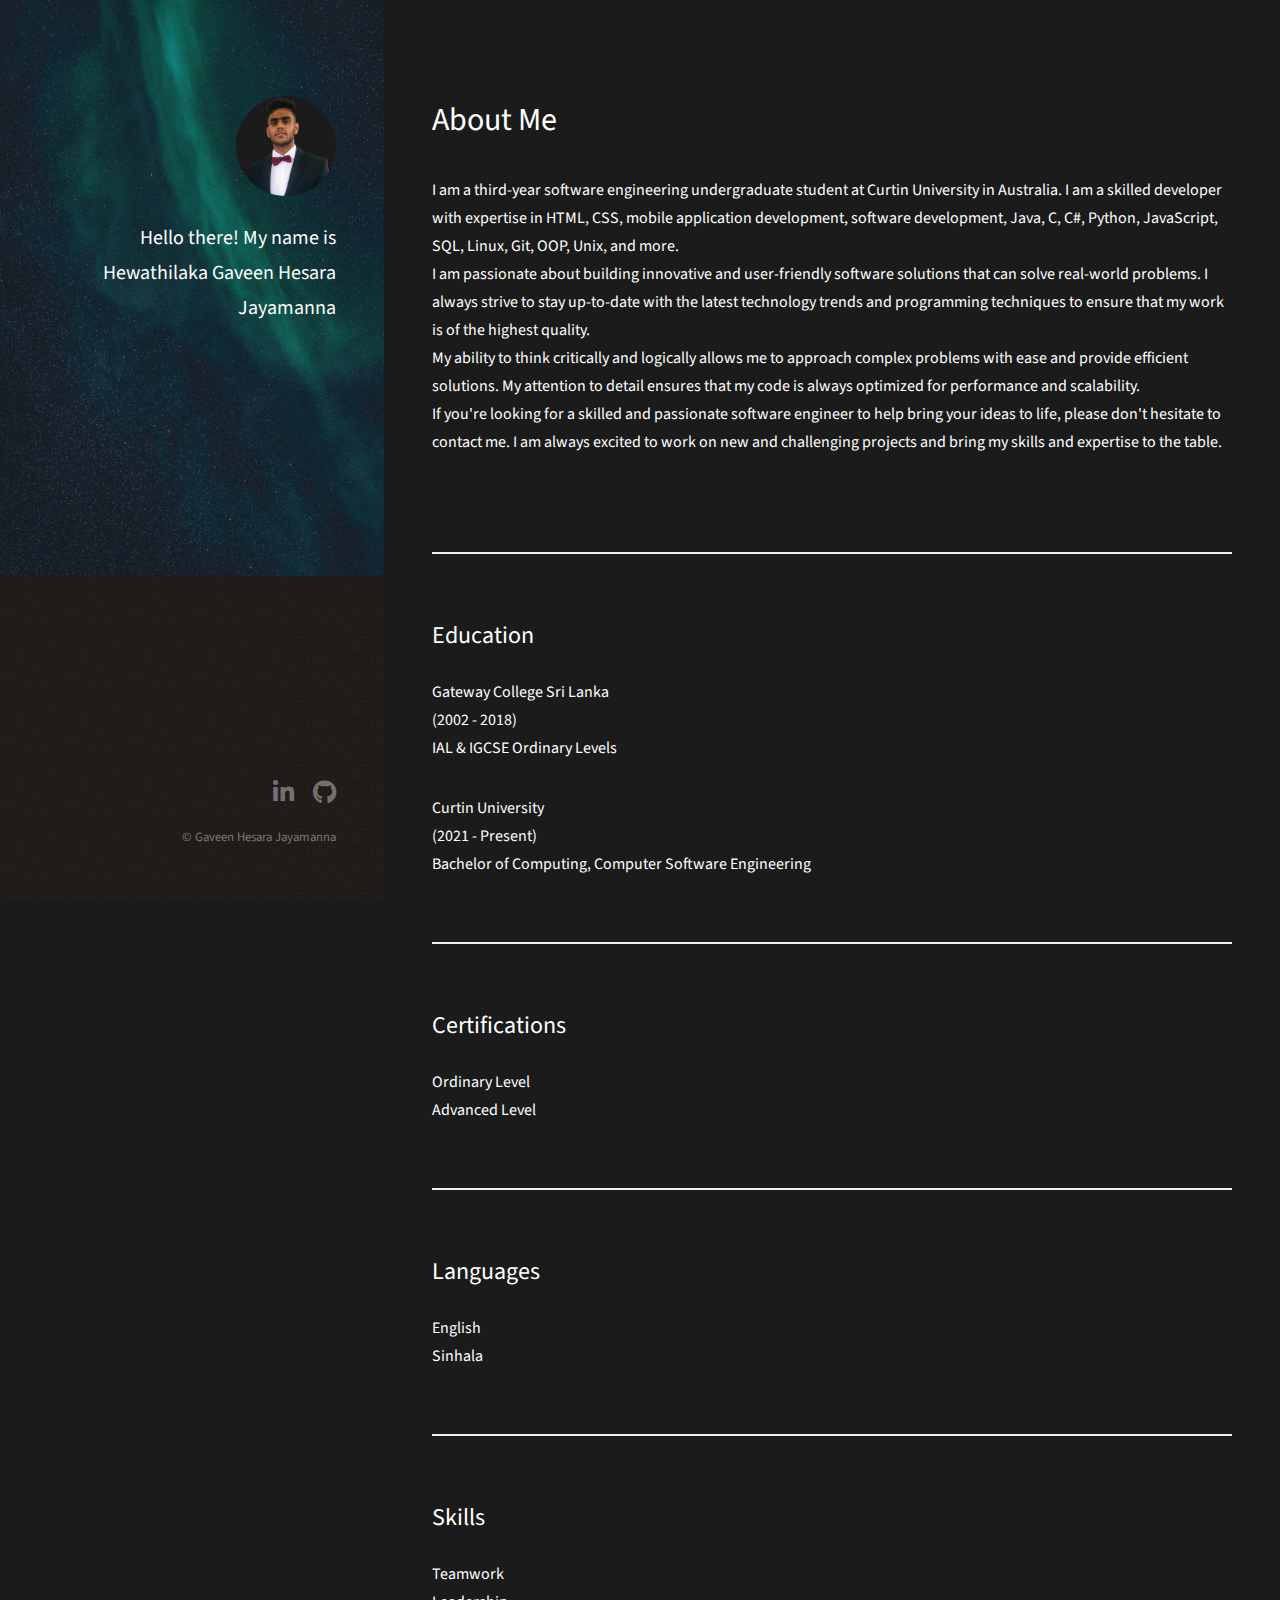
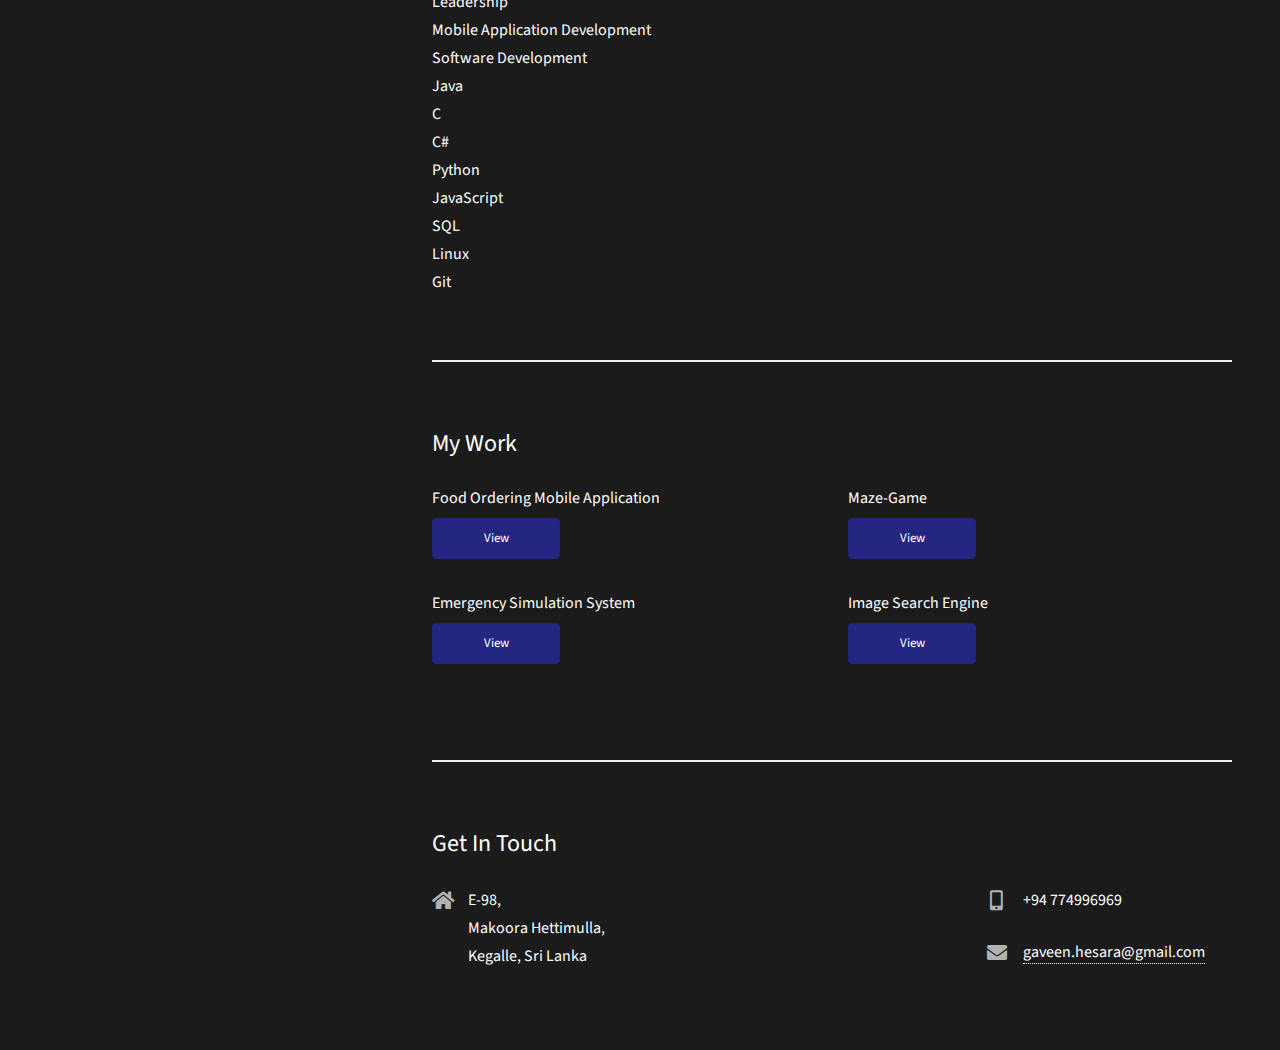
<file: index.html>
<!DOCTYPE HTML>



<html>
	<head>
		<title>Gaveen Hesara Jayamanna</title>
		<meta charset="utf-8" />
		<meta name="viewport" content="width=device-width, initial-scale=1, user-scalable=no" />
		<link rel="stylesheet" href="assets/css/main.css" />
	</head>
	<body class="is-preload">

		<!-- Header -->
			<header id="header">
				<div class="inner">
					<a href="#" class="image avatar"><img src="images/profilepic.png" alt="" /></a>
					<h1><strong>Hello there! My name is Hewathilaka Gaveen Hesara Jayamanna</strong>
				</div>
			</header>

		<!-- Main -->
			<div id="main">

				<!-- One -->
					<section id="one">
						<header class="major">
							<h1>About Me</h1>
						</header>
						<p>I am a third-year software engineering undergraduate student at Curtin University in Australia. I am a skilled developer with expertise in HTML, CSS, mobile application development, software development, Java, C, C#, Python, JavaScript, SQL, Linux, Git, OOP, Unix, and more.<br />
							I am passionate about building innovative and user-friendly software solutions that can solve real-world problems. I always strive to stay up-to-date with the latest technology trends and programming techniques to ensure that my work is of the highest quality.<br />
							My ability to think critically and logically allows me to approach complex problems with ease and provide efficient solutions. My attention to detail ensures that my code is always optimized for performance and scalability.<br />
							If you're looking for a skilled and passionate software engineer to help bring your ideas to life, please don't hesitate to contact me. I am always excited to work on new and challenging projects and bring my skills and expertise to the table. 
							</p>
						<ul class="actions">
						</ul>
					</section>

				<!-- Two -->
				<section id="two">
					<h2>Education</h2>
					<p>
						Gateway College Sri Lanka<br />
						(2002 - 2018)<br />
						IAL & IGCSE Ordinary Levels<br />
					</p>

					<p>
						Curtin University<br />
						(2021 - Present)<br />
						Bachelor of Computing, Computer Software Engineering<br />
					</p>
				</section>
				
				<!-- Three -->
				<section id="three">
					<h2>Certifications</h2>
					<p>
						Ordinary Level<br/>
						Advanced Level
					</p>
				</section>
				
				<!-- Four -->
				<section id="four">
					<h2>Languages</h2>
					<p>
						English<br/>
						Sinhala
					</p>
				</section>
				
				<!-- Five -->
				<section id="five">
					<h2>Skills</h2>
					<p>
						Teamwork<br/>
						Leadership<br/>
						Mobile Application Development<br/>
						Software Development<br/>
						Java<br/>
						C<br/>
						C#<br/>
						Python<br/>
						JavaScript<br/>
						SQL<br/>
						Linux<br/>
						Git
					</p>
				</section>	

				<!-- Two -->
					<section id="two">
						<h2>My Work</h2>
						<div class="row">
							<article class="col-6 col-12-xsmall work-item">
								<h3>Food Ordering Mobile Application </h3>
								<a href="mobileApp.html" class="button primary small">View</a>
							</article>
							<article class="col-6 col-12-xsmall work-item">
								<h3>Maze-Game </h3>
								<a href="mazeGame.html" class="button primary small">View</a>
							</article>
							<article class="col-6 col-12-xsmall work-item">
								<h3>Emergency Simulation System </h3>
								<a href="emergencySimulationSystem.html" class="button primary small">View</a>
							</article>
							<article class="col-6 col-12-xsmall work-item">
								<h3>Image Search Engine </h3>
								<a href="imageSearchEngine.html" class="button primary small">View</a>
							</article>
					</section>

				<!-- Three -->
					<section id="three">
						<h2>Get In Touch</h2>
						<div class="row">
							<div class="col-8 col-12-small">
								<ul class="labeled-icons">
									<li>
										<h3 class="icon solid fa-home"><span class="label">Address</span></h3>
										E-98,<br />
										Makoora Hettimulla,<br />
										Kegalle, Sri Lanka
									</li>
								</ul>
							</div>
							<div class="col-4 col-12-small">
								<ul class="labeled-icons">
									<li>
										<h3 class="icon solid fa-mobile-alt"><span class="label">Phone</span></h3>
										+94 774996969
									</li>
									<li>
										<h3 class="icon solid fa-envelope"><span class="label">Email</span></h3>
										<a href="#">gaveen.hesara@gmail.com</a>
									</li>
								</ul>
							</div>
						</div>
					</section>
			</div>

		<!-- Footer -->
			<footer id="footer">
				<div class="inner">
					<ul class="icons">
						<li><a href="https://www.linkedin.com/in/gaveen-hesara-jayamanna-0290a7205" class="icon brands fa-linkedin-in"><span class="label">LinkedIn</span></a></li>
						<li><a href="https://www.github.com/Gavsh96" class="icon brands fa-github"><span class="label">Github</span></a></li>
					</ul>
					<ul class="copyright">
						<li>&copy; Gaveen Hesara Jayamanna</li>
					</ul>
				</div>
			</footer>

		<!-- Scripts -->
			<script src="assets/js/jquery.min.js"></script>
			<script src="assets/js/jquery.poptrox.min.js"></script>
			<script src="assets/js/browser.min.js"></script>
			<script src="assets/js/breakpoints.min.js"></script>
			<script src="assets/js/util.js"></script>
			<script src="assets/js/main.js"></script>

	</body>
</html>
</file>
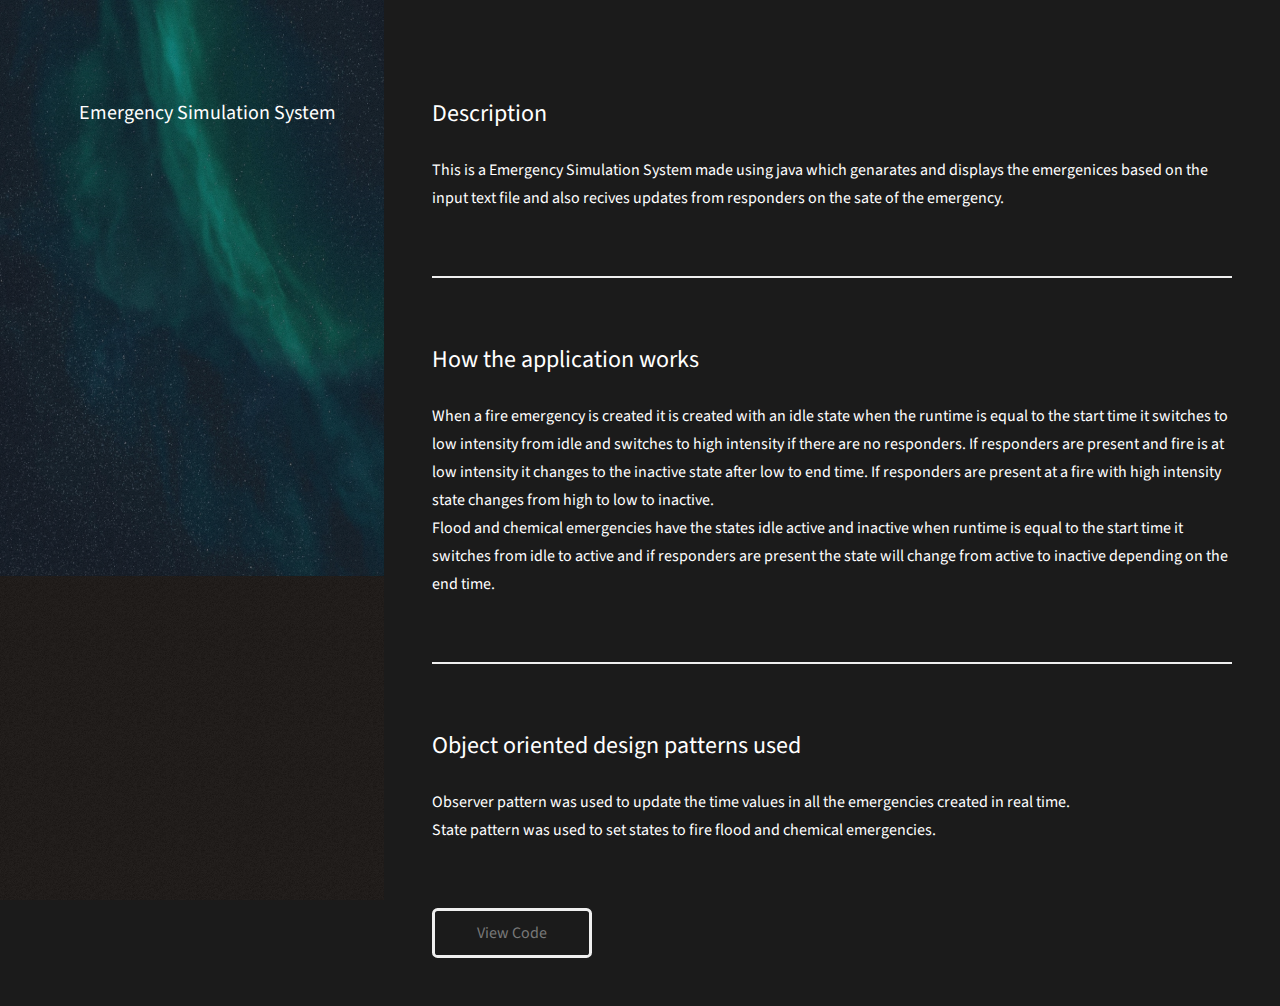
<file: emergencySimulationSystem.html>
<!DOCTYPE HTML>

<html>
	<head>
		<title>Emergency-Simulation-System</title>
		<meta charset="utf-8" />
		<meta name="viewport" content="width=device-width, initial-scale=1, user-scalable=no" />
		<link rel="stylesheet" href="assets/css/main.css" />
	</head>
	<body class="is-preload">
		<header id="header">
			<div class="inner">
				<h1><strong>Emergency Simulation System</strong>
			</div>
		</header>

		<div id="main">

				<section id="one">
					<h2>Description</h2>
					<p>
						This is a Emergency Simulation System made using java 
						which genarates and displays the emergenices based on 
						the input text file and also recives updates from responders 
						on the sate of the emergency.
					</p>
				</section>

				<section id="two">
					<h2>How the application works</h2>
					<p> 
						When a fire emergency is created it is created with an idle state when the 
						runtime is equal to the start time it switches to low intensity from idle 
						and switches to high intensity if there are no responders. If responders are present 
						and fire is at low intensity it changes to the inactive state after low to end time. 
						If responders are present at a fire with high intensity state changes from high to low to inactive.<br/>

						Flood and chemical emergencies have the states idle active and inactive when runtime is equal to the 
						start time it switches from idle to active and if responders are present the state will change from 
						active to inactive depending on the end time.

					</p>
				</section>

				<section id="three">
					<h2>Object oriented design patterns used</h2>
						<p>
							Observer pattern was used to update the time values in all the emergencies created in real time.<br/>

							State pattern was used to set states to fire flood and chemical emergencies.
						</p>
					<ul class="actions">
					</ul>
				</section>

				<a href="https://github.com/Gavsh96/Emergency-Simulation-System" class="button">View Code</a>

		</div>
		
		<footer id="footer">
			<div class="inner">
				
			</div>
		</footer>

		
	</body>

</html>
</file>
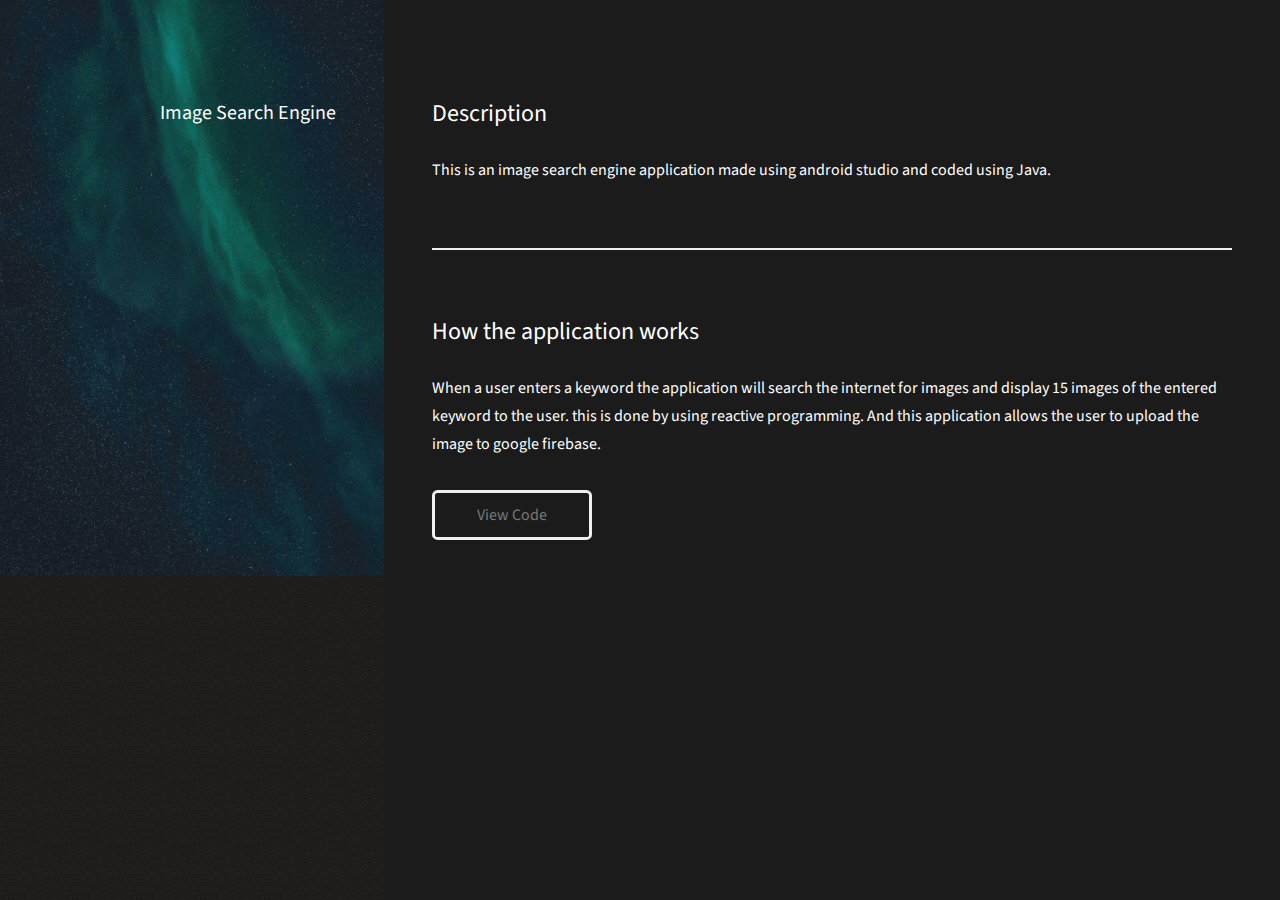
<file: imageSearchEngine.html>
<!DOCTYPE HTML>

<html>
	<head>
		<title>Image-Search-Engine</title>
		<meta charset="utf-8" />
		<meta name="viewport" content="width=device-width, initial-scale=1, user-scalable=no" />
		<link rel="stylesheet" href="assets/css/main.css" />
	</head>
	<body class="is-preload">
		<header id="header">
			<div class="inner">
				<h1><strong>Image Search Engine</strong>
			</div>
		</header>

		<div id="main">

				<section id="one">
					<h2>Description</h2>
					<p>
						This is an image search engine application made using android studio and coded using Java.
					</p>
				</section>

				<section id="two">
					<h2>How the application works</h2>
					<p> 
						When a user enters a keyword the application will search the internet for images and display 15 images of the entered keyword to the user. 
						this is done by using reactive programming. And this application allows the user to upload the image to google firebase.
					</p>
				</section>

				<a href="https://github.com/Gavsh96/Image-Search-Engine" class="button">View Code</a>

		</div>
		
		<footer id="footer">
			<div class="inner">
				
			</div>
		</footer>

		
	</body>

</html>
</file>
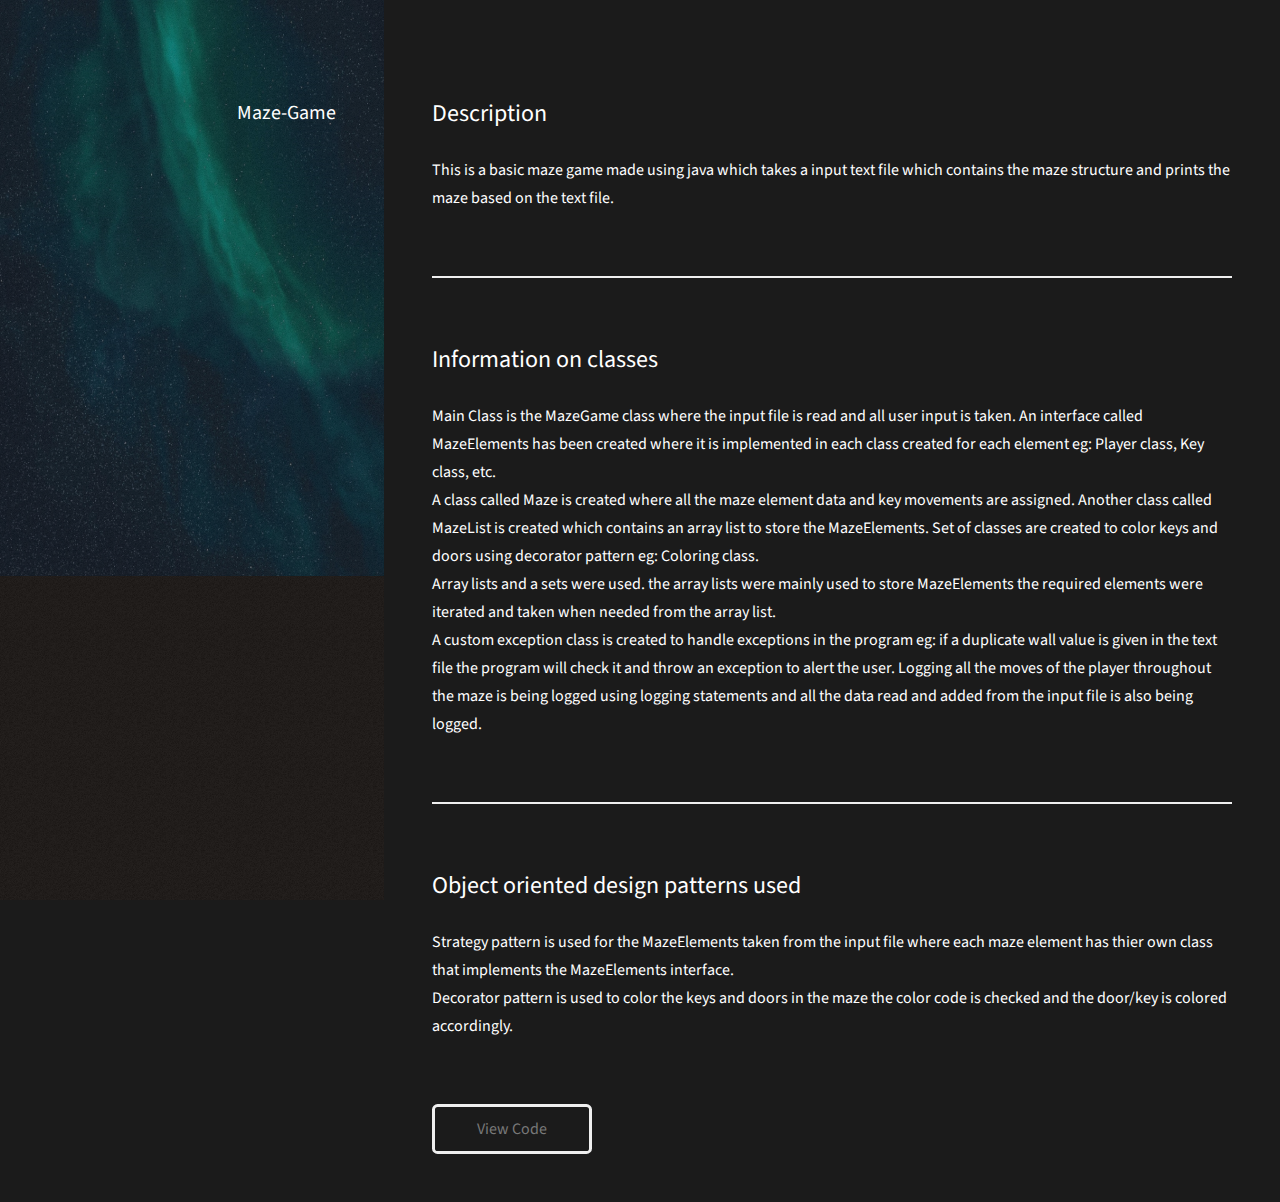
<file: mazeGame.html>
<!DOCTYPE HTML>

<html>
	<head>
		<title>Maze-Game</title>
		<meta charset="utf-8" />
		<meta name="viewport" content="width=device-width, initial-scale=1, user-scalable=no" />
		<link rel="stylesheet" href="assets/css/main.css" />
	</head>
	<body class="is-preload">
		<header id="header">
			<div class="inner">
				<h1><strong>Maze-Game</strong>
			</div>
		</header>

		<div id="main">

				<section id="one">
					<h2>Description</h2>
					<p>
						This is a basic maze game made using java which takes a input text file which
						contains the maze structure and prints the maze based on the text file.
					</p>
				</section>
				
				<section id="two">
					<h2>Information on classes</h2>
						<p>
							Main Class is the MazeGame class where the input file is read and all user input is taken.
							An interface called MazeElements has been created where it is implemented in each class created for each element 
							eg: Player class, Key class, etc.<br />

							A class called Maze is created where all the maze element data and key movements are assigned.  
							Another class called MazeList is created which contains an array list to store the MazeElements.
							Set of classes are created to color keys and doors using decorator pattern eg: Coloring class.<br />

							Array lists and a sets were used. the array lists were mainly used to store 
							MazeElements the required elements were iterated and taken when needed from the array list.<br />

							A custom exception class is created to handle exceptions in the program eg: if a duplicate wall 
							value is given in the text file the program will check it and throw an exception to alert the user.
							Logging all the moves of the player throughout the maze is being logged using logging statements and all the 
							data read and added from the input file is also being logged.<br />
						</p>
				</section>
				
				<section id="three">
					<h2>Object oriented design patterns used</h2>
						<p>
							Strategy pattern is used for the MazeElements taken from the input file where each maze element 
							has thier own class that implements the MazeElements interface.<br />
							
							Decorator pattern is used to color the keys and doors in the maze 
							the color code is checked and the door/key is colored accordingly.<br />
						</p>
					<ul class="actions">
					</ul>
				</section>

				<a href="https://github.com/Gavsh96/MazeGame" class="button">View Code</a>

		</div>
		
		<footer id="footer">
			<div class="inner">
				
			</div>
		</footer>

		
	</body>

</html>
</file>
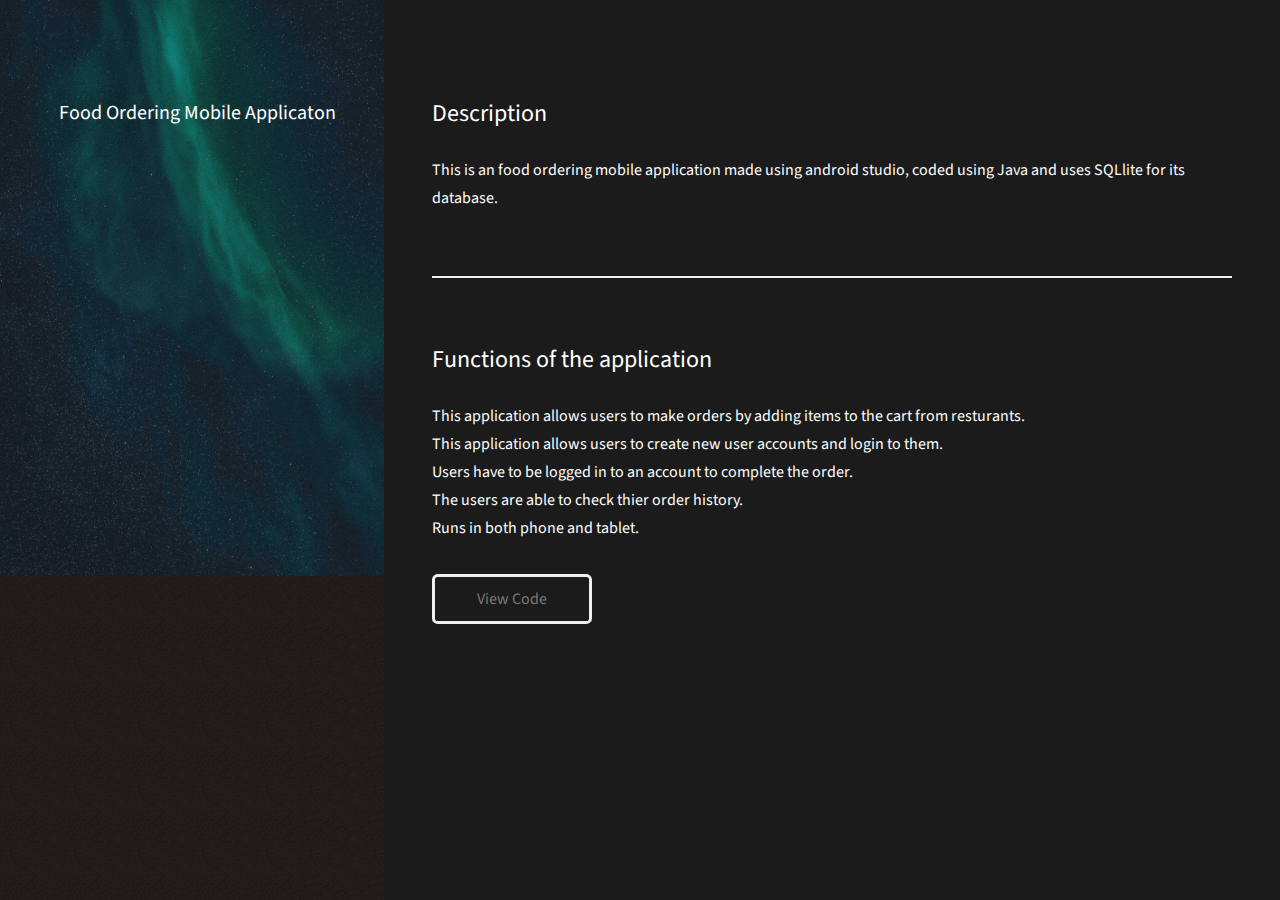
<file: mobileApp.html>
<!DOCTYPE HTML>

<html>
	<head>
		<title>Food Ordering Mobile Applicaton</title>
		<meta charset="utf-8" />
		<meta name="viewport" content="width=device-width, initial-scale=1, user-scalable=no" />
		<link rel="stylesheet" href="assets/css/main.css" />
	</head>
	<body class="is-preload">
		<header id="header">
			<div class="inner">
				<h1><strong>Food Ordering Mobile Applicaton</strong>
			</div>
		</header>

		<div id="main">

			<section id="one">
				<h2>Description</h2>
				<p>
					This is an food ordering mobile application made using android studio, coded using Java and uses SQLlite for its database.
				</p>
			</section>

			<section id="two">
				<h2>Functions of the application</h2>
				<p>
					This application allows users to make orders by adding items to the cart from resturants.<br/>
					This application allows users to create new user accounts and login to them.<br/>
					Users have to be logged in to an account to complete the order.<br/>
					The users are able to check thier order history.<br/>
					Runs in both phone and tablet.  
				</p>
			</section>

				<a href="#" class="button">View Code</a>

		</div>	
		
	</body>

</html>
</file>
<file: assets/css/main.css>
@import url("fontawesome-all.min.css");
@import url("https://fonts.googleapis.com/css?family=Source+Sans+Pro:400,400italic");

html, body, div, span, applet, object,
iframe, h1, h2, h3, h4, h5, h6, p, blockquote,
pre, a, abbr, acronym, address, big, cite,
code, del, dfn, em, img, ins, kbd, q, s, samp,
small, strike, strong, sub, sup, tt, var, b,
u, i, center, dl, dt, dd, ol, ul, li, fieldset,
form, label, legend, table, caption, tbody,
tfoot, thead, tr, th, td, article, aside,
canvas, details, embed, figure, figcaption,
footer, header, hgroup, menu, nav, output, ruby,
section, summary, time, mark, audio, video {
	margin: 0;
	padding: 0;
	border: 0;
	font-size: 100%;
	font: inherit;
	vertical-align: baseline;}

article, aside, details, figcaption, figure,
footer, header, hgroup, menu, nav, section {
	display: block;}

body {
	line-height: 1;
}

ol, ul {
	list-style: none;
}

blockquote, q {
	quotes: none;
}

	blockquote:before, blockquote:after, q:before, q:after {
		content: '';
		content: none;
	}

table {
	border-collapse: collapse;
	border-spacing: 0;
}

body {
	-webkit-text-size-adjust: none;
}

mark {
	background-color: transparent;
	color: inherit;
}

input::-moz-focus-inner {
	border: 0;
	padding: 0;
}

input, select, textarea {
	-moz-appearance: none;
	-webkit-appearance: none;
	-ms-appearance: none;
	appearance: none;
}

/* Basic */

	html {
		box-sizing: border-box;
	}

	*, *:before, *:after {
		box-sizing: inherit;
	}

	body {
		background: #1b1b1b;
	}

		body.is-preload *, body.is-preload *:before, body.is-preload *:after {
			-moz-animation: none !important;
			-webkit-animation: none !important;
			-ms-animation: none !important;
			animation: none !important;
			-moz-transition: none !important;
			-webkit-transition: none !important;
			-ms-transition: none !important;
			transition: none !important;
		}

	body, input, select, textarea {
		color: #ffffff;
		font-family: "Source Sans Pro", Helvetica, sans-serif;
		font-size: 16pt;
		font-weight: 400;
		line-height: 1.75em;
	}

	a {
		-moz-transition: color 0.2s ease-in-out, border-color 0.2s ease-in-out;
		-webkit-transition: color 0.2s ease-in-out, border-color 0.2s ease-in-out;
		-ms-transition: color 0.2s ease-in-out, border-color 0.2s ease-in-out;
		transition: color 0.2s ease-in-out, border-color 0.2s ease-in-out;
		border-bottom: dotted 1px;
		color: #252582;
		text-decoration: none;
	}

		a:hover {
			border-bottom-color: transparent;
			color: #252582 !important;
			text-decoration: none;
		}

	strong, b {
		color: #ffffff;
		font-weight: 400;
	}

	em, i {
		font-style: italic;
	}

	p {
		margin: 0 0 2em 0;
	}

	h1, h2, h3, h4, h5, h6 {
		color: #ffffff;
		font-weight: 400;
		line-height: 1em;
		margin: 0 0 1em 0;
	}

		h1 a, h2 a, h3 a, h4 a, h5 a, h6 a {
			color: inherit;
			text-decoration: none;
		}

	h1 {
		font-size: 2em;
		line-height: 1.5em;
	}

	h2 {
		font-size: 1.5em;
		line-height: 1.5em;
	}

	h3 {
		font-size: 1.25em;
		line-height: 1.5em;
	}

	h4 {
		font-size: 1.1em;
		line-height: 1.5em;
	}

	h5 {
		font-size: 0.9em;
		line-height: 1.5em;
	}

	h6 {
		font-size: 0.7em;
		line-height: 1.5em;
	}

	sub {
		font-size: 0.8em;
		position: relative;
		top: 0.5em;
	}

	sup {
		font-size: 0.8em;
		position: relative;
		top: -0.5em;
	}

	hr {
		border: 0;
		border-bottom: solid 2px #efefef;
		margin: 2em 0;
	}

		hr.major {
			margin: 3em 0;
		}

	blockquote {
		border-left: solid 6px #efefef;
		font-style: italic;
		margin: 0 0 2em 0;
		padding: 0.5em 0 0.5em 1.5em;
	}

	code {
		background: #f7f7f7;
		border-radius: 0.35em;
		border: solid 2px #efefef;
		font-family: "Courier New", monospace;
		font-size: 0.9em;
		margin: 0 0.25em;
		padding: 0.25em 0.65em;
	}

	pre {
		-webkit-overflow-scrolling: touch;
		font-family: "Courier New", monospace;
		font-size: 0.9em;
		margin: 0 0 2em 0;
	}

		pre code {
			display: block;
			line-height: 1.75em;
			padding: 1em 1.5em;
			overflow-x: auto;
		}

	.align-left {
		text-align: left;
	}

	.align-center {
		text-align: center;
	}

	.align-right {
		text-align: right;
	}

/* Container */

	.container {
		margin: 0 auto;
		max-width: calc(100% - 4em);
		width: 100%;
	}

		.container.xsmall {
			width: 25%;
		}

		.container.small {
			width: 50%;
		}

		.container.medium {
			width: 75%;
		}

		.container.large {
			width: 125%;
		}

		.container.xlarge {
			width: 150%;
		}

		.container.max {
			width: 100%;
		}

		@media screen and (max-width: 980px) {

			.container {
				width: 100% !important;
				max-width: 100% !important;
			}

		}

		@media screen and (max-width: 480px) {

			.container {
				max-width: calc(100% - 3em);
			}

		}

/* Row */

	.row {
		display: flex;
		flex-wrap: wrap;
		box-sizing: border-box;
		align-items: stretch;
	}

		.row > * {
			box-sizing: border-box;
		}

		.row.gtr-uniform > * > :last-child {
			margin-bottom: 0;
		}

		.row.aln-left {
			justify-content: flex-start;
		}

		.row.aln-center {
			justify-content: center;
		}

		.row.aln-right {
			justify-content: flex-end;
		}

		.row.aln-top {
			align-items: flex-start;
		}

		.row.aln-middle {
			align-items: center;
		}

		.row.aln-bottom {
			align-items: flex-end;
		}

		.row > .imp {
			order: -1;
		}

		.row > .col-1 {
			width: 8.33333%;
		}

		.row > .off-1 {
			margin-left: 8.33333%;
		}

		.row > .col-2 {
			width: 16.66667%;
		}

		.row > .off-2 {
			margin-left: 16.66667%;
		}

		.row > .col-3 {
			width: 25%;
		}

		.row > .off-3 {
			margin-left: 25%;
		}

		.row > .col-4 {
			width: 33.33333%;
		}

		.row > .off-4 {
			margin-left: 33.33333%;
		}

		.row > .col-5 {
			width: 41.66667%;
		}

		.row > .off-5 {
			margin-left: 41.66667%;
		}

		.row > .col-6 {
			width: 50%;
		}

		.row > .off-6 {
			margin-left: 50%;
		}

		.row > .col-7 {
			width: 58.33333%;
		}

		.row > .off-7 {
			margin-left: 58.33333%;
		}

		.row > .col-8 {
			width: 66.66667%;
		}

		.row > .off-8 {
			margin-left: 66.66667%;
		}

		.row > .col-9 {
			width: 75%;
		}

		.row > .off-9 {
			margin-left: 75%;
		}

		.row > .col-10 {
			width: 83.33333%;
		}

		.row > .off-10 {
			margin-left: 83.33333%;
		}

		.row > .col-11 {
			width: 91.66667%;
		}

		.row > .off-11 {
			margin-left: 91.66667%;
		}

		.row > .col-12 {
			width: 100%;
		}

		.row > .off-12 {
			margin-left: 100%;
		}

		.row.gtr-0 {
			margin-top: 0;
			margin-left: 0em;
		}

			.row.gtr-0 > * {
				padding: 0 0 0 0em;
			}

			.row.gtr-0.gtr-uniform {
				margin-top: 0em;
			}

				.row.gtr-0.gtr-uniform > * {
					padding-top: 0em;
				}

		.row.gtr-25 {
			margin-top: 0;
			margin-left: -0.625em;
		}

			.row.gtr-25 > * {
				padding: 0 0 0 0.625em;
			}

			.row.gtr-25.gtr-uniform {
				margin-top: -0.625em;
			}

				.row.gtr-25.gtr-uniform > * {
					padding-top: 0.625em;
				}

		.row.gtr-50 {
			margin-top: 0;
			margin-left: -1.25em;
		}

			.row.gtr-50 > * {
				padding: 0 0 0 1.25em;
			}

			.row.gtr-50.gtr-uniform {
				margin-top: -1.25em;
			}

				.row.gtr-50.gtr-uniform > * {
					padding-top: 1.25em;
				}

		.row {
			margin-top: 0;
			margin-left: -2.5em;
		}

			.row > * {
				padding: 0 0 0 2.5em;
			}

			.row.gtr-uniform {
				margin-top: -2.5em;
			}

				.row.gtr-uniform > * {
					padding-top: 2.5em;
				}

		.row.gtr-150 {
			margin-top: 0;
			margin-left: -3.75em;
		}

			.row.gtr-150 > * {
				padding: 0 0 0 3.75em;
			}

			.row.gtr-150.gtr-uniform {
				margin-top: -3.75em;
			}

				.row.gtr-150.gtr-uniform > * {
					padding-top: 3.75em;
				}

		.row.gtr-200 {
			margin-top: 0;
			margin-left: -5em;
		}

			.row.gtr-200 > * {
				padding: 0 0 0 5em;
			}

			.row.gtr-200.gtr-uniform {
				margin-top: -5em;
			}

				.row.gtr-200.gtr-uniform > * {
					padding-top: 5em;
				}

		@media screen and (max-width: 1800px) {

			.row {
				display: flex;
				flex-wrap: wrap;
				box-sizing: border-box;
				align-items: stretch;
			}

				.row > * {
					box-sizing: border-box;
				}

				.row.gtr-uniform > * > :last-child {
					margin-bottom: 0;
				}

				.row.aln-left {
					justify-content: flex-start;
				}

				.row.aln-center {
					justify-content: center;
				}

				.row.aln-right {
					justify-content: flex-end;
				}

				.row.aln-top {
					align-items: flex-start;
				}

				.row.aln-middle {
					align-items: center;
				}

				.row.aln-bottom {
					align-items: flex-end;
				}

				.row > .imp-xlarge {
					order: -1;
				}

				.row > .col-1-xlarge {
					width: 8.33333%;
				}

				.row > .off-1-xlarge {
					margin-left: 8.33333%;
				}

				.row > .col-2-xlarge {
					width: 16.66667%;
				}

				.row > .off-2-xlarge {
					margin-left: 16.66667%;
				}

				.row > .col-3-xlarge {
					width: 25%;
				}

				.row > .off-3-xlarge {
					margin-left: 25%;
				}

				.row > .col-4-xlarge {
					width: 33.33333%;
				}

				.row > .off-4-xlarge {
					margin-left: 33.33333%;
				}

				.row > .col-5-xlarge {
					width: 41.66667%;
				}

				.row > .off-5-xlarge {
					margin-left: 41.66667%;
				}

				.row > .col-6-xlarge {
					width: 50%;
				}

				.row > .off-6-xlarge {
					margin-left: 50%;
				}

				.row > .col-7-xlarge {
					width: 58.33333%;
				}

				.row > .off-7-xlarge {
					margin-left: 58.33333%;
				}

				.row > .col-8-xlarge {
					width: 66.66667%;
				}

				.row > .off-8-xlarge {
					margin-left: 66.66667%;
				}

				.row > .col-9-xlarge {
					width: 75%;
				}

				.row > .off-9-xlarge {
					margin-left: 75%;
				}

				.row > .col-10-xlarge {
					width: 83.33333%;
				}

				.row > .off-10-xlarge {
					margin-left: 83.33333%;
				}

				.row > .col-11-xlarge {
					width: 91.66667%;
				}

				.row > .off-11-xlarge {
					margin-left: 91.66667%;
				}

				.row > .col-12-xlarge {
					width: 100%;
				}

				.row > .off-12-xlarge {
					margin-left: 100%;
				}

				.row.gtr-0 {
					margin-top: 0;
					margin-left: 0em;
				}

					.row.gtr-0 > * {
						padding: 0 0 0 0em;
					}

					.row.gtr-0.gtr-uniform {
						margin-top: 0em;
					}

						.row.gtr-0.gtr-uniform > * {
							padding-top: 0em;
						}

				.row.gtr-25 {
					margin-top: 0;
					margin-left: -0.625em;
				}

					.row.gtr-25 > * {
						padding: 0 0 0 0.625em;
					}

					.row.gtr-25.gtr-uniform {
						margin-top: -0.625em;
					}

						.row.gtr-25.gtr-uniform > * {
							padding-top: 0.625em;
						}

				.row.gtr-50 {
					margin-top: 0;
					margin-left: -1.25em;
				}

					.row.gtr-50 > * {
						padding: 0 0 0 1.25em;
					}

					.row.gtr-50.gtr-uniform {
						margin-top: -1.25em;
					}

						.row.gtr-50.gtr-uniform > * {
							padding-top: 1.25em;
						}

				.row {
					margin-top: 0;
					margin-left: -2.5em;
				}

					.row > * {
						padding: 0 0 0 2.5em;
					}

					.row.gtr-uniform {
						margin-top: -2.5em;
					}

						.row.gtr-uniform > * {
							padding-top: 2.5em;
						}

				.row.gtr-150 {
					margin-top: 0;
					margin-left: -3.75em;
				}

					.row.gtr-150 > * {
						padding: 0 0 0 3.75em;
					}

					.row.gtr-150.gtr-uniform {
						margin-top: -3.75em;
					}

						.row.gtr-150.gtr-uniform > * {
							padding-top: 3.75em;
						}

				.row.gtr-200 {
					margin-top: 0;
					margin-left: -5em;
				}

					.row.gtr-200 > * {
						padding: 0 0 0 5em;
					}

					.row.gtr-200.gtr-uniform {
						margin-top: -5em;
					}

						.row.gtr-200.gtr-uniform > * {
							padding-top: 5em;
						}

		}

		@media screen and (max-width: 1280px) {

			.row {
				display: flex;
				flex-wrap: wrap;
				box-sizing: border-box;
				align-items: stretch;
			}

				.row > * {
					box-sizing: border-box;
				}

				.row.gtr-uniform > * > :last-child {
					margin-bottom: 0;
				}

				.row.aln-left {
					justify-content: flex-start;
				}

				.row.aln-center {
					justify-content: center;
				}

				.row.aln-right {
					justify-content: flex-end;
				}

				.row.aln-top {
					align-items: flex-start;
				}

				.row.aln-middle {
					align-items: center;
				}

				.row.aln-bottom {
					align-items: flex-end;
				}

				.row > .imp-large {
					order: -1;
				}

				.row > .col-1-large {
					width: 8.33333%;
				}

				.row > .off-1-large {
					margin-left: 8.33333%;
				}

				.row > .col-2-large {
					width: 16.66667%;
				}

				.row > .off-2-large {
					margin-left: 16.66667%;
				}

				.row > .col-3-large {
					width: 25%;
				}

				.row > .off-3-large {
					margin-left: 25%;
				}

				.row > .col-4-large {
					width: 33.33333%;
				}

				.row > .off-4-large {
					margin-left: 33.33333%;
				}

				.row > .col-5-large {
					width: 41.66667%;
				}

				.row > .off-5-large {
					margin-left: 41.66667%;
				}

				.row > .col-6-large {
					width: 50%;
				}

				.row > .off-6-large {
					margin-left: 50%;
				}

				.row > .col-7-large {
					width: 58.33333%;
				}

				.row > .off-7-large {
					margin-left: 58.33333%;
				}

				.row > .col-8-large {
					width: 66.66667%;
				}

				.row > .off-8-large {
					margin-left: 66.66667%;
				}

				.row > .col-9-large {
					width: 75%;
				}

				.row > .off-9-large {
					margin-left: 75%;
				}

				.row > .col-10-large {
					width: 83.33333%;
				}

				.row > .off-10-large {
					margin-left: 83.33333%;
				}

				.row > .col-11-large {
					width: 91.66667%;
				}

				.row > .off-11-large {
					margin-left: 91.66667%;
				}

				.row > .col-12-large {
					width: 100%;
				}

				.row > .off-12-large {
					margin-left: 100%;
				}

				.row.gtr-0 {
					margin-top: 0;
					margin-left: 0em;
				}

					.row.gtr-0 > * {
						padding: 0 0 0 0em;
					}

					.row.gtr-0.gtr-uniform {
						margin-top: 0em;
					}

						.row.gtr-0.gtr-uniform > * {
							padding-top: 0em;
						}

				.row.gtr-25 {
					margin-top: 0;
					margin-left: -0.5em;
				}

					.row.gtr-25 > * {
						padding: 0 0 0 0.5em;
					}

					.row.gtr-25.gtr-uniform {
						margin-top: -0.5em;
					}

						.row.gtr-25.gtr-uniform > * {
							padding-top: 0.5em;
						}

				.row.gtr-50 {
					margin-top: 0;
					margin-left: -1em;
				}

					.row.gtr-50 > * {
						padding: 0 0 0 1em;
					}

					.row.gtr-50.gtr-uniform {
						margin-top: -1em;
					}

						.row.gtr-50.gtr-uniform > * {
							padding-top: 1em;
						}

				.row {
					margin-top: 0;
					margin-left: -2em;
				}

					.row > * {
						padding: 0 0 0 2em;
					}

					.row.gtr-uniform {
						margin-top: -2em;
					}

						.row.gtr-uniform > * {
							padding-top: 2em;
						}

				.row.gtr-150 {
					margin-top: 0;
					margin-left: -3em;
				}

					.row.gtr-150 > * {
						padding: 0 0 0 3em;
					}

					.row.gtr-150.gtr-uniform {
						margin-top: -3em;
					}

						.row.gtr-150.gtr-uniform > * {
							padding-top: 3em;
						}

				.row.gtr-200 {
					margin-top: 0;
					margin-left: -4em;
				}

					.row.gtr-200 > * {
						padding: 0 0 0 4em;
					}

					.row.gtr-200.gtr-uniform {
						margin-top: -4em;
					}

						.row.gtr-200.gtr-uniform > * {
							padding-top: 4em;
						}

		}

		@media screen and (max-width: 980px) {

			.row {
				display: flex;
				flex-wrap: wrap;
				box-sizing: border-box;
				align-items: stretch;
			}

				.row > * {
					box-sizing: border-box;
				}

				.row.gtr-uniform > * > :last-child {
					margin-bottom: 0;
				}

				.row.aln-left {
					justify-content: flex-start;
				}

				.row.aln-center {
					justify-content: center;
				}

				.row.aln-right {
					justify-content: flex-end;
				}

				.row.aln-top {
					align-items: flex-start;
				}

				.row.aln-middle {
					align-items: center;
				}

				.row.aln-bottom {
					align-items: flex-end;
				}

				.row > .imp-medium {
					order: -1;
				}

				.row > .col-1-medium {
					width: 8.33333%;
				}

				.row > .off-1-medium {
					margin-left: 8.33333%;
				}

				.row > .col-2-medium {
					width: 16.66667%;
				}

				.row > .off-2-medium {
					margin-left: 16.66667%;
				}

				.row > .col-3-medium {
					width: 25%;
				}

				.row > .off-3-medium {
					margin-left: 25%;
				}

				.row > .col-4-medium {
					width: 33.33333%;
				}

				.row > .off-4-medium {
					margin-left: 33.33333%;
				}

				.row > .col-5-medium {
					width: 41.66667%;
				}

				.row > .off-5-medium {
					margin-left: 41.66667%;
				}

				.row > .col-6-medium {
					width: 50%;
				}

				.row > .off-6-medium {
					margin-left: 50%;
				}

				.row > .col-7-medium {
					width: 58.33333%;
				}

				.row > .off-7-medium {
					margin-left: 58.33333%;
				}

				.row > .col-8-medium {
					width: 66.66667%;
				}

				.row > .off-8-medium {
					margin-left: 66.66667%;
				}

				.row > .col-9-medium {
					width: 75%;
				}

				.row > .off-9-medium {
					margin-left: 75%;
				}

				.row > .col-10-medium {
					width: 83.33333%;
				}

				.row > .off-10-medium {
					margin-left: 83.33333%;
				}

				.row > .col-11-medium {
					width: 91.66667%;
				}

				.row > .off-11-medium {
					margin-left: 91.66667%;
				}

				.row > .col-12-medium {
					width: 100%;
				}

				.row > .off-12-medium {
					margin-left: 100%;
				}

				.row.gtr-0 {
					margin-top: 0;
					margin-left: 0em;
				}

					.row.gtr-0 > * {
						padding: 0 0 0 0em;
					}

					.row.gtr-0.gtr-uniform {
						margin-top: 0em;
					}

						.row.gtr-0.gtr-uniform > * {
							padding-top: 0em;
						}

				.row.gtr-25 {
					margin-top: 0;
					margin-left: -0.5em;
				}

					.row.gtr-25 > * {
						padding: 0 0 0 0.5em;
					}

					.row.gtr-25.gtr-uniform {
						margin-top: -0.5em;
					}

						.row.gtr-25.gtr-uniform > * {
							padding-top: 0.5em;
						}

				.row.gtr-50 {
					margin-top: 0;
					margin-left: -1em;
				}

					.row.gtr-50 > * {
						padding: 0 0 0 1em;
					}

					.row.gtr-50.gtr-uniform {
						margin-top: -1em;
					}

						.row.gtr-50.gtr-uniform > * {
							padding-top: 1em;
						}

				.row {
					margin-top: 0;
					margin-left: -2em;
				}

					.row > * {
						padding: 0 0 0 2em;
					}

					.row.gtr-uniform {
						margin-top: -2em;
					}

						.row.gtr-uniform > * {
							padding-top: 2em;
						}

				.row.gtr-150 {
					margin-top: 0;
					margin-left: -3em;
				}

					.row.gtr-150 > * {
						padding: 0 0 0 3em;
					}

					.row.gtr-150.gtr-uniform {
						margin-top: -3em;
					}

						.row.gtr-150.gtr-uniform > * {
							padding-top: 3em;
						}

				.row.gtr-200 {
					margin-top: 0;
					margin-left: -4em;
				}

					.row.gtr-200 > * {
						padding: 0 0 0 4em;
					}

					.row.gtr-200.gtr-uniform {
						margin-top: -4em;
					}

						.row.gtr-200.gtr-uniform > * {
							padding-top: 4em;
						}

		}

		@media screen and (max-width: 736px) {

			.row {
				display: flex;
				flex-wrap: wrap;
				box-sizing: border-box;
				align-items: stretch;
			}

				.row > * {
					box-sizing: border-box;
				}

				.row.gtr-uniform > * > :last-child {
					margin-bottom: 0;
				}

				.row.aln-left {
					justify-content: flex-start;
				}

				.row.aln-center {
					justify-content: center;
				}

				.row.aln-right {
					justify-content: flex-end;
				}

				.row.aln-top {
					align-items: flex-start;
				}

				.row.aln-middle {
					align-items: center;
				}

				.row.aln-bottom {
					align-items: flex-end;
				}

				.row > .imp-small {
					order: -1;
				}

				.row > .col-1-small {
					width: 8.33333%;
				}

				.row > .off-1-small {
					margin-left: 8.33333%;
				}

				.row > .col-2-small {
					width: 16.66667%;
				}

				.row > .off-2-small {
					margin-left: 16.66667%;
				}

				.row > .col-3-small {
					width: 25%;
				}

				.row > .off-3-small {
					margin-left: 25%;
				}

				.row > .col-4-small {
					width: 33.33333%;
				}

				.row > .off-4-small {
					margin-left: 33.33333%;
				}

				.row > .col-5-small {
					width: 41.66667%;
				}

				.row > .off-5-small {
					margin-left: 41.66667%;
				}

				.row > .col-6-small {
					width: 50%;
				}

				.row > .off-6-small {
					margin-left: 50%;
				}

				.row > .col-7-small {
					width: 58.33333%;
				}

				.row > .off-7-small {
					margin-left: 58.33333%;
				}

				.row > .col-8-small {
					width: 66.66667%;
				}

				.row > .off-8-small {
					margin-left: 66.66667%;
				}

				.row > .col-9-small {
					width: 75%;
				}

				.row > .off-9-small {
					margin-left: 75%;
				}

				.row > .col-10-small {
					width: 83.33333%;
				}

				.row > .off-10-small {
					margin-left: 83.33333%;
				}

				.row > .col-11-small {
					width: 91.66667%;
				}

				.row > .off-11-small {
					margin-left: 91.66667%;
				}

				.row > .col-12-small {
					width: 100%;
				}

				.row > .off-12-small {
					margin-left: 100%;
				}

				.row.gtr-0 {
					margin-top: 0;
					margin-left: 0em;
				}

					.row.gtr-0 > * {
						padding: 0 0 0 0em;
					}

					.row.gtr-0.gtr-uniform {
						margin-top: 0em;
					}

						.row.gtr-0.gtr-uniform > * {
							padding-top: 0em;
						}

				.row.gtr-25 {
					margin-top: 0;
					margin-left: -0.375em;
				}

					.row.gtr-25 > * {
						padding: 0 0 0 0.375em;
					}

					.row.gtr-25.gtr-uniform {
						margin-top: -0.375em;
					}

						.row.gtr-25.gtr-uniform > * {
							padding-top: 0.375em;
						}

				.row.gtr-50 {
					margin-top: 0;
					margin-left: -0.75em;
				}

					.row.gtr-50 > * {
						padding: 0 0 0 0.75em;
					}

					.row.gtr-50.gtr-uniform {
						margin-top: -0.75em;
					}

						.row.gtr-50.gtr-uniform > * {
							padding-top: 0.75em;
						}

				.row {
					margin-top: 0;
					margin-left: -1.5em;
				}

					.row > * {
						padding: 0 0 0 1.5em;
					}

					.row.gtr-uniform {
						margin-top: -1.5em;
					}

						.row.gtr-uniform > * {
							padding-top: 1.5em;
						}

				.row.gtr-150 {
					margin-top: 0;
					margin-left: -2.25em;
				}

					.row.gtr-150 > * {
						padding: 0 0 0 2.25em;
					}

					.row.gtr-150.gtr-uniform {
						margin-top: -2.25em;
					}

						.row.gtr-150.gtr-uniform > * {
							padding-top: 2.25em;
						}

				.row.gtr-200 {
					margin-top: 0;
					margin-left: -3em;
				}

					.row.gtr-200 > * {
						padding: 0 0 0 3em;
					}

					.row.gtr-200.gtr-uniform {
						margin-top: -3em;
					}

						.row.gtr-200.gtr-uniform > * {
							padding-top: 3em;
						}

		}

		@media screen and (max-width: 480px) {

			.row {
				display: flex;
				flex-wrap: wrap;
				box-sizing: border-box;
				align-items: stretch;
			}

				.row > * {
					box-sizing: border-box;
				}

				.row.gtr-uniform > * > :last-child {
					margin-bottom: 0;
				}

				.row.aln-left {
					justify-content: flex-start;
				}

				.row.aln-center {
					justify-content: center;
				}

				.row.aln-right {
					justify-content: flex-end;
				}

				.row.aln-top {
					align-items: flex-start;
				}

				.row.aln-middle {
					align-items: center;
				}

				.row.aln-bottom {
					align-items: flex-end;
				}

				.row > .imp-xsmall {
					order: -1;
				}

				.row > .col-1-xsmall {
					width: 8.33333%;
				}

				.row > .off-1-xsmall {
					margin-left: 8.33333%;
				}

				.row > .col-2-xsmall {
					width: 16.66667%;
				}

				.row > .off-2-xsmall {
					margin-left: 16.66667%;
				}

				.row > .col-3-xsmall {
					width: 25%;
				}

				.row > .off-3-xsmall {
					margin-left: 25%;
				}

				.row > .col-4-xsmall {
					width: 33.33333%;
				}

				.row > .off-4-xsmall {
					margin-left: 33.33333%;
				}

				.row > .col-5-xsmall {
					width: 41.66667%;
				}

				.row > .off-5-xsmall {
					margin-left: 41.66667%;
				}

				.row > .col-6-xsmall {
					width: 50%;
				}

				.row > .off-6-xsmall {
					margin-left: 50%;
				}

				.row > .col-7-xsmall {
					width: 58.33333%;
				}

				.row > .off-7-xsmall {
					margin-left: 58.33333%;
				}

				.row > .col-8-xsmall {
					width: 66.66667%;
				}

				.row > .off-8-xsmall {
					margin-left: 66.66667%;
				}

				.row > .col-9-xsmall {
					width: 75%;
				}

				.row > .off-9-xsmall {
					margin-left: 75%;
				}

				.row > .col-10-xsmall {
					width: 83.33333%;
				}

				.row > .off-10-xsmall {
					margin-left: 83.33333%;
				}

				.row > .col-11-xsmall {
					width: 91.66667%;
				}

				.row > .off-11-xsmall {
					margin-left: 91.66667%;
				}

				.row > .col-12-xsmall {
					width: 100%;
				}

				.row > .off-12-xsmall {
					margin-left: 100%;
				}

				.row.gtr-0 {
					margin-top: 0;
					margin-left: 0em;
				}

					.row.gtr-0 > * {
						padding: 0 0 0 0em;
					}

					.row.gtr-0.gtr-uniform {
						margin-top: 0em;
					}

						.row.gtr-0.gtr-uniform > * {
							padding-top: 0em;
						}

				.row.gtr-25 {
					margin-top: 0;
					margin-left: -0.375em;
				}

					.row.gtr-25 > * {
						padding: 0 0 0 0.375em;
					}

					.row.gtr-25.gtr-uniform {
						margin-top: -0.375em;
					}

						.row.gtr-25.gtr-uniform > * {
							padding-top: 0.375em;
						}

				.row.gtr-50 {
					margin-top: 0;
					margin-left: -0.75em;
				}

					.row.gtr-50 > * {
						padding: 0 0 0 0.75em;
					}

					.row.gtr-50.gtr-uniform {
						margin-top: -0.75em;
					}

						.row.gtr-50.gtr-uniform > * {
							padding-top: 0.75em;
						}

				.row {
					margin-top: 0;
					margin-left: -1.5em;
				}

					.row > * {
						padding: 0 0 0 1.5em;
					}

					.row.gtr-uniform {
						margin-top: -1.5em;
					}

						.row.gtr-uniform > * {
							padding-top: 1.5em;
						}

				.row.gtr-150 {
					margin-top: 0;
					margin-left: -2.25em;
				}

					.row.gtr-150 > * {
						padding: 0 0 0 2.25em;
					}

					.row.gtr-150.gtr-uniform {
						margin-top: -2.25em;
					}

						.row.gtr-150.gtr-uniform > * {
							padding-top: 2.25em;
						}

				.row.gtr-200 {
					margin-top: 0;
					margin-left: -3em;
				}

					.row.gtr-200 > * {
						padding: 0 0 0 3em;
					}

					.row.gtr-200.gtr-uniform {
						margin-top: -3em;
					}

						.row.gtr-200.gtr-uniform > * {
							padding-top: 3em;
						}

		}

/* Section/Article */

	section.special, article.special {
		text-align: center;
	}

	header p {
		color: #b2b2b2;
		position: relative;
		margin: 0 0 1.5em 0;
	}

	header h2 + p {
		font-size: 1.25em;
		margin-top: -1em;
		line-height: 1.5em;
	}

	header h3 + p {
		font-size: 1.1em;
		margin-top: -0.8em;
		line-height: 1.5em;
	}

	header h4 + p,
	header h5 + p,
	header h6 + p {
		font-size: 0.9em;
		margin-top: -0.6em;
		line-height: 1.5em;
	}

	header.major h2 {
		font-size: 2em;
	}

/* Form */

	form {
		margin: 0 0 2em 0;
	}

	label {
		color: #787878;
		display: block;
		font-size: 0.9em;
		font-weight: 400;
		margin: 0 0 1em 0;
	}

	input[type="text"],
	input[type="password"],
	input[type="email"],
	select,
	textarea {
		-moz-appearance: none;
		-webkit-appearance: none;
		-ms-appearance: none;
		appearance: none;
		background: #f7f7f7;
		border-radius: 0.35em;
		border: solid 2px transparent;
		color: inherit;
		display: block;
		outline: 0;
		padding: 0 0.75em;
		text-decoration: none;
		width: 100%;
	}

		input[type="text"]:invalid,
		input[type="password"]:invalid,
		input[type="email"]:invalid,
		select:invalid,
		textarea:invalid {
			box-shadow: none;
		}

		input[type="text"]:focus,
		input[type="password"]:focus,
		input[type="email"]:focus,
		select:focus,
		textarea:focus {
			border-color: #252582;
		}

	select {
		background-image: url("data:image/svg+xml;charset=utf8,%3Csvg xmlns='http://www.w3.org/2000/svg' width='40' height='40' preserveAspectRatio='none' viewBox='0 0 40 40'%3E%3Cpath d='M9.4,12.3l10.4,10.4l10.4-10.4c0.2-0.2,0.5-0.4,0.9-0.4c0.3,0,0.6,0.1,0.9,0.4l3.3,3.3c0.2,0.2,0.4,0.5,0.4,0.9 c0,0.4-0.1,0.6-0.4,0.9L20.7,31.9c-0.2,0.2-0.5,0.4-0.9,0.4c-0.3,0-0.6-0.1-0.9-0.4L4.3,17.3c-0.2-0.2-0.4-0.5-0.4-0.9 c0-0.4,0.1-0.6,0.4-0.9l3.3-3.3c0.2-0.2,0.5-0.4,0.9-0.4S9.1,12.1,9.4,12.3z' fill='%23dfdfdf' /%3E%3C/svg%3E");
		background-size: 1.25rem;
		background-repeat: no-repeat;
		background-position: calc(100% - 1rem) center;
		height: 2.75em;
		padding-right: 2.75em;
		text-overflow: ellipsis;
	}

		select option {
			color: #787878;
			background: #fff;
		}

		select:focus::-ms-value {
			background-color: transparent;
		}

		select::-ms-expand {
			display: none;
		}

	input[type="text"],
	input[type="password"],
	input[type="email"],
	select {
		height: 2.75em;
	}

	textarea {
		padding: 0.75em;
	}

	input[type="checkbox"],
	input[type="radio"] {
		-moz-appearance: none;
		-webkit-appearance: none;
		-ms-appearance: none;
		appearance: none;
		display: block;
		float: left;
		margin-right: -2em;
		opacity: 0;
		width: 1em;
		z-index: -1;
	}

		input[type="checkbox"] + label,
		input[type="radio"] + label {
			text-decoration: none;
			color: #a2a2a2;
			cursor: pointer;
			display: inline-block;
			font-size: 1em;
			font-weight: 400;
			padding-left: 2.4em;
			padding-right: 0.75em;
			position: relative;
		}

			input[type="checkbox"] + label:before,
			input[type="radio"] + label:before {
				-moz-osx-font-smoothing: grayscale;
				-webkit-font-smoothing: antialiased;
				display: inline-block;
				font-style: normal;
				font-variant: normal;
				text-rendering: auto;
				line-height: 1;
				text-transform: none !important;
				font-family: 'Font Awesome 5 Free';
				font-weight: 900;
			}

			input[type="checkbox"] + label:before,
			input[type="radio"] + label:before {
				background: #f7f7f7;
				border-radius: 0.35em;
				border: solid 2px transparent;
				content: '';
				display: inline-block;
				font-size: 0.8em;
				height: 2.0625em;
				left: 0;
				line-height: 1.85625em;
				position: absolute;
				text-align: center;
				top: 0;
				width: 2.0625em;
			}

		input[type="checkbox"]:checked + label:before,
		input[type="radio"]:checked + label:before {
			background: #787878;
			border-color: #787878;
			color: #fff;
			content: '\f00c';
		}

		input[type="checkbox"]:focus + label:before,
		input[type="radio"]:focus + label:before {
			border-color: #252582;
		}

	input[type="checkbox"] + label:before {
		border-radius: 0.35em;
	}

	input[type="radio"] + label:before {
		border-radius: 100%;
	}

	::-webkit-input-placeholder {
		color: #b2b2b2 !important;
		opacity: 1.0;
	}

	:-moz-placeholder {
		color: #b2b2b2 !important;
		opacity: 1.0;
	}

	::-moz-placeholder {
		color: #b2b2b2 !important;
		opacity: 1.0;
	}

	:-ms-input-placeholder {
		color: #b2b2b2 !important;
		opacity: 1.0;
	}

/* Box */

	.box {
		border-radius: 0.35em;
		border: solid 2px #efefef;
		margin-bottom: 2em;
		padding: 1.5em;
	}

		.box > :last-child,
		.box > :last-child > :last-child,
		.box > :last-child > :last-child > :last-child {
			margin-bottom: 0;
		}

		.box.alt {
			border: 0;
			border-radius: 0;
			padding: 0;
		}

/* Icon */

	.icon {
		text-decoration: none;
		border-bottom: none;
		position: relative;
	}

		.icon:before {
			-moz-osx-font-smoothing: grayscale;
			-webkit-font-smoothing: antialiased;
			display: inline-block;
			font-style: normal;
			font-variant: normal;
			text-rendering: auto;
			line-height: 1;
			text-transform: none !important;
			font-family: 'Font Awesome 5 Free';
			font-weight: 400;
		}

		.icon > .label {
			display: none;
		}

		.icon:before {
			line-height: inherit;
		}

		.icon.solid:before {
			font-weight: 900;
		}

		.icon.brands:before {
			font-family: 'Font Awesome 5 Brands';
		}

/* Image */

	.image {
		border-radius: 0.35em;
		border: 0;
		display: inline-block;
		position: relative;
	}

		.image:before {
			-moz-transition: opacity 0.2s ease-in-out;
			-webkit-transition: opacity 0.2s ease-in-out;
			-ms-transition: opacity 0.2s ease-in-out;
			transition: opacity 0.2s ease-in-out;
			background: url("images/overlay.png");
			border-radius: 0.35em;
			content: '';
			display: block;
			height: 100%;
			left: 0;
			opacity: 0.5;
			position: absolute;
			top: 0;
			width: 100%;
		}

		.image.thumb {
			text-align: center;
		}

			.image.thumb:after {
				-moz-transition: opacity 0.2s ease-in-out;
				-webkit-transition: opacity 0.2s ease-in-out;
				-ms-transition: opacity 0.2s ease-in-out;
				transition: opacity 0.2s ease-in-out;
				border-radius: 0.35em;
				border: solid 3px rgba(255, 255, 255, 0.5);
				color: #fff;
				content: 'View';
				display: inline-block;
				font-size: 0.8em;
				font-weight: 400;
				left: 50%;
				line-height: 2.25em;
				margin: -1.25em 0 0 -3em;
				opacity: 0;
				padding: 0 1.5em;
				position: absolute;
				text-align: center;
				text-decoration: none;
				top: 50%;
				white-space: nowrap;
			}

			.image.thumb:hover:after {
				opacity: 1.0;
			}

			.image.thumb:hover:before {
				background: url("images/overlay.png"), url("images/overlay.png");
				opacity: 1.0;
			}

		.image img {
			border-radius: 0.35em;
			display: block;
		}

		.image.left {
			float: left;
			margin: 0 1.5em 1em 0;
			top: 0.25em;
		}

		.image.right {
			float: right;
			margin: 0 0 1em 1.5em;
			top: 0.25em;
		}

		.image.left, .image.right {
			max-width: 40%;
		}

			.image.left img, .image.right img {
				width: 100%;
			}

		.image.fit {
			display: block;
			margin: 0 0 2em 0;
			width: 100%;
		}

			.image.fit img {
				width: 100%;
			}

		.image.avatar {
			border-radius: 100%;
		}

			.image.avatar:before {
				display: none;
			}

			.image.avatar img {
				border-radius: 100%;
				width: 100%;
			}

/* List */

	ol {
		list-style: decimal;
		margin: 0 0 2em 0;
		padding-left: 1.25em;
	}

		ol li {
			padding-left: 0.25em;
		}

	ul {
		list-style: disc;
		margin: 0 0 2em 0;
		padding-left: 1em;
	}

		ul li {
			padding-left: 0.5em;
		}

		ul.alt {
			list-style: none;
			padding-left: 0;
		}

			ul.alt li {
				border-top: solid 2px #efefef;
				padding: 0.5em 0;
			}

				ul.alt li:first-child {
					border-top: 0;
					padding-top: 0;
				}

	dl {
		margin: 0 0 2em 0;
	}

/* Icons */

	ul.icons {
		cursor: default;
		list-style: none;
		padding-left: 0;
	}

		ul.icons li {
			display: inline-block;
			padding: 0 1em 0 0;
		}

			ul.icons li:last-child {
				padding-right: 0;
			}

			ul.icons li .icon:before {
				font-size: 1.5em;
			}

/* Labeled Icons */

	ul.labeled-icons {
		list-style: none;
		padding: 0;
	}

		ul.labeled-icons li {
			line-height: 1.75em;
			margin: 1.5em 0 0 0;
			padding-left: 2.25em;
			position: relative;
		}

			ul.labeled-icons li:first-child {
				margin-top: 0;
			}

			ul.labeled-icons li a {
				color: inherit;
			}

			ul.labeled-icons li h3 {
				color: #b2b2b2;
				left: 0;
				position: absolute;
				text-align: center;
				top: 0;
				width: 1em;
			}

/* Actions */

	ul.actions {
		display: -moz-flex;
		display: -webkit-flex;
		display: -ms-flex;
		display: flex;
		cursor: default;
		list-style: none;
		margin-left: -1em;
		padding-left: 0;
	}

		ul.actions li {
			padding: 0 0 0 1em;
			vertical-align: middle;
		}

		ul.actions.special {
			-moz-justify-content: center;
			-webkit-justify-content: center;
			-ms-justify-content: center;
			justify-content: center;
			width: 100%;
			margin-left: 0;
		}

			ul.actions.special li:first-child {
				padding-left: 0;
			}

		ul.actions.stacked {
			-moz-flex-direction: column;
			-webkit-flex-direction: column;
			-ms-flex-direction: column;
			flex-direction: column;
			margin-left: 0;
		}

			ul.actions.stacked li {
				padding: 1.3em 0 0 0;
			}

				ul.actions.stacked li:first-child {
					padding-top: 0;
				}

		ul.actions.fit {
			width: calc(100% + 1em);
		}

			ul.actions.fit li {
				-moz-flex-grow: 1;
				-webkit-flex-grow: 1;
				-ms-flex-grow: 1;
				flex-grow: 1;
				-moz-flex-shrink: 1;
				-webkit-flex-shrink: 1;
				-ms-flex-shrink: 1;
				flex-shrink: 1;
				width: 100%;
			}

				ul.actions.fit li > * {
					width: 100%;
				}

			ul.actions.fit.stacked {
				width: 100%;
			}

		@media screen and (max-width: 480px) {

			ul.actions:not(.fixed) {
				-moz-flex-direction: column;
				-webkit-flex-direction: column;
				-ms-flex-direction: column;
				flex-direction: column;
				margin-left: 0;
				width: 100% !important;
			}

				ul.actions:not(.fixed) li {
					-moz-flex-grow: 1;
					-webkit-flex-grow: 1;
					-ms-flex-grow: 1;
					flex-grow: 1;
					-moz-flex-shrink: 1;
					-webkit-flex-shrink: 1;
					-ms-flex-shrink: 1;
					flex-shrink: 1;
					padding: 1em 0 0 0;
					text-align: center;
					width: 100%;
				}

					ul.actions:not(.fixed) li > * {
						width: 100%;
					}

					ul.actions:not(.fixed) li:first-child {
						padding-top: 0;
					}

					ul.actions:not(.fixed) li input[type="submit"],
					ul.actions:not(.fixed) li input[type="reset"],
					ul.actions:not(.fixed) li input[type="button"],
					ul.actions:not(.fixed) li button,
					ul.actions:not(.fixed) li .button {
						width: 100%;
					}

						ul.actions:not(.fixed) li input[type="submit"].icon:before,
						ul.actions:not(.fixed) li input[type="reset"].icon:before,
						ul.actions:not(.fixed) li input[type="button"].icon:before,
						ul.actions:not(.fixed) li button.icon:before,
						ul.actions:not(.fixed) li .button.icon:before {
							margin-left: -0.5em;
						}

		}

/* Table */

	.table-wrapper {
		-webkit-overflow-scrolling: touch;
		overflow-x: auto;
	}

	table {
		margin: 0 0 2em 0;
		width: 100%;
	}

		table tbody tr {
			border: solid 1px #efefef;
			border-left: 0;
			border-right: 0;
		}

			table tbody tr:nth-child(2n + 1) {
				background-color: #f7f7f7;
			}

		table td {
			padding: 0.75em 0.75em;
		}

		table th {
			color: #787878;
			font-size: 0.9em;
			font-weight: 400;
			padding: 0 0.75em 0.75em 0.75em;
			text-align: left;
		}

		table thead {
			border-bottom: solid 2px #efefef;
		}

		table tfoot {
			border-top: solid 2px #efefef;
		}

		table.alt {
			border-collapse: separate;
		}

			table.alt tbody tr td {
				border: solid 2px #efefef;
				border-left-width: 0;
				border-top-width: 0;
			}

				table.alt tbody tr td:first-child {
					border-left-width: 2px;
				}

			table.alt tbody tr:first-child td {
				border-top-width: 2px;
			}

			table.alt thead {
				border-bottom: 0;
			}

			table.alt tfoot {
				border-top: 0;
			}

/* Button */

	input[type="submit"],
	input[type="reset"],
	input[type="button"],
	.button {
		-moz-appearance: none;
		-webkit-appearance: none;
		-ms-appearance: none;
		appearance: none;
		-moz-transition: background-color 0.2s ease-in-out, color 0.2s ease-in-out, border-color 0.2s ease-in-out;
		-webkit-transition: background-color 0.2s ease-in-out, color 0.2s ease-in-out, border-color 0.2s ease-in-out;
		-ms-transition: background-color 0.2s ease-in-out, color 0.2s ease-in-out, border-color 0.2s ease-in-out;
		transition: background-color 0.2s ease-in-out, color 0.2s ease-in-out, border-color 0.2s ease-in-out;
		background-color: transparent;
		border-radius: 0.35em;
		border: solid 3px #efefef;
		color: #787878 !important;
		cursor: pointer;
		display: inline-block;
		font-weight: 400;
		height: 3.15em;
		height: calc(2.75em + 6px);
		line-height: 2.75em;
		min-width: 10em;
		padding: 0 1.5em;
		text-align: center;
		text-decoration: none;
		white-space: nowrap;
	}

		input[type="submit"]:hover,
		input[type="reset"]:hover,
		input[type="button"]:hover,
		.button:hover {
			border-color: #252582;
			color: #252582 !important;
		}

		input[type="submit"]:active,
		input[type="reset"]:active,
		input[type="button"]:active,
		.button:active {
			background-color: rgba(73, 191, 157, 0.1);
			border-color: #252582;
			color: #252582 !important;
		}

		input[type="submit"].icon,
		input[type="reset"].icon,
		input[type="button"].icon,
		.button.icon {
			padding-left: 1.35em;
		}

			input[type="submit"].icon:before,
			input[type="reset"].icon:before,
			input[type="button"].icon:before,
			.button.icon:before {
				margin-right: 0.5em;
			}

		input[type="submit"].fit,
		input[type="reset"].fit,
		input[type="button"].fit,
		.button.fit {
			min-width: 0;
			width: 100%;
		}

		input[type="submit"].small,
		input[type="reset"].small,
		input[type="button"].small,
		.button.small {
			font-size: 0.8em;
		}

		input[type="submit"].large,
		input[type="reset"].large,
		input[type="button"].large,
		.button.large {
			font-size: 1.35em;
		}

		input[type="submit"].primary,
		input[type="reset"].primary,
		input[type="button"].primary,
		.button.primary {
			background-color: #252582;
			border-color: #252582;
			color: #ffffff !important;
		}

			input[type="submit"].primary:hover,
			input[type="reset"].primary:hover,
			input[type="button"].primary:hover,
			.button.primary:hover {
				background-color: #252582;
				border-color: #252582;
			}

			input[type="submit"].primary:active,
			input[type="reset"].primary:active,
			input[type="button"].primary:active,
			.button.primary:active {
				background-color: #252582;
				border-color: #252582;
			}

		input[type="submit"].disabled, input[type="submit"]:disabled,
		input[type="reset"].disabled,
		input[type="reset"]:disabled,
		input[type="button"].disabled,
		input[type="button"]:disabled,
		.button.disabled,
		.button:disabled {
			background-color: #e7e7e7 !important;
			border-color: #e7e7e7 !important;
			color: #b2b2b2 !important;
			cursor: default;
		}

/* Work Item */

	.work-item {
		margin: 0 0 2em 0;
	}

		.work-item .image {
			margin: 0 0 1.5em 0;
		}

		.work-item h3 {
			font-size: 1em;
			margin: 0 0 0.5em 0;
		}

		.work-item p {
			font-size: 0.8em;
			line-height: 1.5em;
			margin: 0;
		}

/* Header */

	#header {
		display: -moz-flex;
		display: -webkit-flex;
		display: -ms-flex;
		display: flex;
		-moz-flex-direction: column;
		-webkit-flex-direction: column;
		-ms-flex-direction: column;
		flex-direction: column;
		-moz-align-items: -moz-flex-end;
		-webkit-align-items: -webkit-flex-end;
		-ms-align-items: -ms-flex-end;
		align-items: flex-end;
		-moz-justify-content: space-between;
		-webkit-justify-content: space-between;
		-ms-justify-content: space-between;
		justify-content: space-between;
		background-color: #1f1815;
		background-attachment: scroll,								scroll;
		background-image: url("images/overlay.png"), url("../../images/background.jpg");
		background-position: top left,							top left;
		background-repeat: repeat,								no-repeat;
		background-size: auto,								150%;
		color: rgba(255, 255, 255, 0.5);
		height: 100%;
		left: 0;
		padding: 8em 4em;
		position: fixed;
		text-align: right;
		top: 0;
		width: 35%;
	}

		#header > * {
			-moz-flex-shrink: 0;
			-webkit-flex-shrink: 0;
			-ms-flex-shrink: 0;
			flex-shrink: 0;
			width: 100%;
		}

		#header > .inner {
			-moz-flex-grow: 1;
			-webkit-flex-grow: 1;
			-ms-flex-grow: 1;
			flex-grow: 1;
			margin: 0 0 2em 0;
		}

		#header strong, #header b {
			color: #ffffff;
		}

		#header h2, #header h3, #header h4, #header h5, #header h6 {
			color: #ffffff;
		}

		#header h1 {
			color: rgba(255, 255, 255, 0.5);
			font-size: 2em;
			line-height: 1.75em;
			margin: 0;
		}

		#header .image.avatar {
			margin: 0 0 1em 0;
			width: 6.25em;
		}

/* Footer */

	#footer .icons {
		margin: 1em 0 0 0;
	}

		#footer .icons a {
			color: rgba(255, 255, 255, 0.4);
		}

	#footer .copyright {
		color: rgba(255, 255, 255, 0.4);
		font-size: 0.8em;
		list-style: none;
		margin: 1em 0 0 0;
		padding: 0;
	}

		#footer .copyright li {
			border-left: solid 1px rgba(255, 255, 255, 0.25);
			display: inline-block;
			line-height: 1em;
			margin-left: 0.75em;
			padding-left: 0.75em;
		}

			#footer .copyright li:first-child {
				border-left: 0;
				margin-left: 0;
				padding-left: 0;
			}

			#footer .copyright li a {
				color: inherit;
			}

/* Main */

	#main {
		margin-left: 35%;
		max-width: 54em;
		padding: 8em 4em 4em 4em;
		width: calc(100% - 35%);
	}

		#main > section {
			border-top: solid 2px #efefef;
			margin: 4em 0 0 0;
			padding: 4em 0 0 0;
		}

			#main > section:first-child {
				border-top: 0;
				margin-top: 0;
				padding-top: 0;
			}

/* Poptrox */

	@-moz-keyframes spin {
		0% {
			-moz-transform: rotate(0deg);
			-webkit-transform: rotate(0deg);
			-ms-transform: rotate(0deg);
			transform: rotate(0deg);
		}

		100% {
			-moz-transform: rotate(360deg);
			-webkit-transform: rotate(360deg);
			-ms-transform: rotate(360deg);
			transform: rotate(360deg);
		}
	}

	@-webkit-keyframes spin {
		0% {
			-moz-transform: rotate(0deg);
			-webkit-transform: rotate(0deg);
			-ms-transform: rotate(0deg);
			transform: rotate(0deg);
		}

		100% {
			-moz-transform: rotate(360deg);
			-webkit-transform: rotate(360deg);
			-ms-transform: rotate(360deg);
			transform: rotate(360deg);
		}
	}

	@-ms-keyframes spin {
		0% {
			-moz-transform: rotate(0deg);
			-webkit-transform: rotate(0deg);
			-ms-transform: rotate(0deg);
			transform: rotate(0deg);
		}

		100% {
			-moz-transform: rotate(360deg);
			-webkit-transform: rotate(360deg);
			-ms-transform: rotate(360deg);
			transform: rotate(360deg);
		}
	}

	@keyframes spin {
		0% {
			-moz-transform: rotate(0deg);
			-webkit-transform: rotate(0deg);
			-ms-transform: rotate(0deg);
			transform: rotate(0deg);
		}

		100% {
			-moz-transform: rotate(360deg);
			-webkit-transform: rotate(360deg);
			-ms-transform: rotate(360deg);
			transform: rotate(360deg);
		}
	}

	.poptrox-popup {
		-moz-box-sizing: content-box;
		-webkit-box-sizing: content-box;
		-ms-box-sizing: content-box;
		box-sizing: content-box;
		-webkit-tap-highlight-color: rgba(255, 255, 255, 0);
		background: #fff;
		border-radius: 0.35em;
		box-shadow: 0 0.1em 0.15em 0 rgba(0, 0, 0, 0.15);
		overflow: hidden;
		padding-bottom: 3em;
	}

		.poptrox-popup .loader {
			text-decoration: none;
			-moz-animation: spin 1s linear infinite;
			-webkit-animation: spin 1s linear infinite;
			-ms-animation: spin 1s linear infinite;
			animation: spin 1s linear infinite;
			font-size: 1.5em;
			height: 1em;
			left: 50%;
			line-height: 1em;
			margin: -0.5em 0 0 -0.5em;
			position: absolute;
			top: 50%;
			width: 1em;
		}

			.poptrox-popup .loader:before {
				-moz-osx-font-smoothing: grayscale;
				-webkit-font-smoothing: antialiased;
				display: inline-block;
				font-style: normal;
				font-variant: normal;
				text-rendering: auto;
				line-height: 1;
				text-transform: none !important;
				font-family: 'Font Awesome 5 Free';
				font-weight: 900;
			}

			.poptrox-popup .loader:before {
				content: '\f1ce';
			}

		.poptrox-popup .caption {
			background: #fff;
			bottom: 0;
			cursor: default;
			font-size: 0.9em;
			height: 3em;
			left: 0;
			line-height: 2.8em;
			position: absolute;
			text-align: center;
			width: 100%;
			z-index: 1;
		}

		.poptrox-popup .nav-next,
		.poptrox-popup .nav-previous {
			text-decoration: none;
			-moz-transition: opacity 0.2s ease-in-out;
			-webkit-transition: opacity 0.2s ease-in-out;
			-ms-transition: opacity 0.2s ease-in-out;
			transition: opacity 0.2s ease-in-out;
			-webkit-tap-highlight-color: rgba(255, 255, 255, 0);
			background: rgba(0, 0, 0, 0.01);
			cursor: pointer;
			height: 100%;
			opacity: 0;
			position: absolute;
			top: 0;
			width: 50%;
		}

			.poptrox-popup .nav-next:before,
			.poptrox-popup .nav-previous:before {
				-moz-osx-font-smoothing: grayscale;
				-webkit-font-smoothing: antialiased;
				display: inline-block;
				font-style: normal;
				font-variant: normal;
				text-rendering: auto;
				line-height: 1;
				text-transform: none !important;
				font-family: 'Font Awesome 5 Free';
				font-weight: 900;
			}

			.poptrox-popup .nav-next:before,
			.poptrox-popup .nav-previous:before {
				color: #fff;
				font-size: 2.5em;
				height: 1em;
				line-height: 1em;
				margin-top: -0.75em;
				position: absolute;
				text-align: center;
				top: 50%;
				width: 1.5em;
			}

		.poptrox-popup .nav-next {
			right: 0;
		}

			.poptrox-popup .nav-next:before {
				content: '\f105';
				right: 0;
			}

		.poptrox-popup .nav-previous {
			left: 0;
		}

			.poptrox-popup .nav-previous:before {
				content: '\f104';
				left: 0;
			}

		.poptrox-popup .closer {
			text-decoration: none;
			-moz-transition: opacity 0.2s ease-in-out;
			-webkit-transition: opacity 0.2s ease-in-out;
			-ms-transition: opacity 0.2s ease-in-out;
			transition: opacity 0.2s ease-in-out;
			-webkit-tap-highlight-color: rgba(255, 255, 255, 0);
			color: #fff;
			height: 4em;
			line-height: 4em;
			opacity: 0;
			position: absolute;
			right: 0;
			text-align: center;
			top: 0;
			width: 4em;
			z-index: 2;
		}

			.poptrox-popup .closer:before {
				-moz-osx-font-smoothing: grayscale;
				-webkit-font-smoothing: antialiased;
				display: inline-block;
				font-style: normal;
				font-variant: normal;
				text-rendering: auto;
				line-height: 1;
				text-transform: none !important;
				font-family: 'Font Awesome 5 Free';
				font-weight: 900;
			}

			.poptrox-popup .closer:before {
				-moz-box-sizing: content-box;
				-webkit-box-sizing: content-box;
				-ms-box-sizing: content-box;
				box-sizing: content-box;
				border-radius: 100%;
				border: solid 3px rgba(255, 255, 255, 0.5);
				content: '\f00d';
				display: block;
				font-size: 1em;
				height: 1.75em;
				left: 50%;
				line-height: 1.75em;
				margin: -0.875em 0 0 -0.875em;
				position: absolute;
				top: 50%;
				width: 1.75em;
			}

		.poptrox-popup:hover .nav-next,
		.poptrox-popup:hover .nav-previous {
			opacity: 0.5;
		}

			.poptrox-popup:hover .nav-next:hover,
			.poptrox-popup:hover .nav-previous:hover {
				opacity: 1.0;
			}

		.poptrox-popup:hover .closer {
			opacity: 0.5;
		}

			.poptrox-popup:hover .closer:hover {
				opacity: 1.0;
			}

/* Touch */

	body.is-touch .image.thumb:before {
		opacity: 0.5 !important;
	}

	body.is-touch .image.thumb:after {
		display: none !important;
	}

	body.is-touch #header {
		background-attachment: scroll;
		background-size: auto, cover;
	}

	body.is-touch .poptrox-popup .nav-next,
	body.is-touch .poptrox-popup .nav-previous,
	body.is-touch .poptrox-popup .closer {
		opacity: 1.0 !important;
	}

/* XLarge */

	@media screen and (max-width: 1800px) {

		/* Basic */

			body, input, select, textarea {
				font-size: 12pt;
			}

	}

/* Large */

	@media screen and (max-width: 1280px) {

		/* Header */

			#header {
				padding: 6em 3em 3em 3em;
				width: 30%;
			}

				#header h1 {
					font-size: 1.25em;
				}

					#header h1 br {
						display: none;
					}

				#header > .inner {
					margin-bottom: 0;
				}

		/* Footer */

			#footer .copyright li {
				border-left-width: 0;
				display: block;
				line-height: 2.25em;
				margin-left: 0;
				padding-left: 0;
			}

		/* Main */

			#main {
				margin-left: 30%;
				max-width: none;
				padding: 6em 3em 3em 3em;
				width: calc(100% - 30%);
			}

	}

/* Medium */

	@media screen and (max-width: 980px) {

		/* Basic */

			h1 br, h2 br, h3 br, h4 br, h5 br, h6 br {
				display: none;
			}

		/* List */

			ul.icons li .icon {
				font-size: 1.25em;
			}

		/* Header */

			#header {
				background-attachment: scroll;
				background-position: top left, center center;
				background-size: auto,		cover;
				left: auto;
				padding: 6em 4em;
				position: relative;
				text-align: center;
				top: auto;
				width: 100%;
				display: block;
			}

				#header h1 {
					font-size: 1.75em;
				}

					#header h1 br {
						display: inline;
					}

		/* Footer */

			#footer {
				background-attachment: scroll;
				background-color: #1f1815;
				background-image: url("images/overlay.png"), url("../../images/background.jpg");
				background-position: top left,						bottom center;
				background-repeat: repeat,							no-repeat;
				background-size: auto,							cover;
				bottom: auto;
				left: auto;
				padding: 4em 4em 6em 4em;
				position: relative;
				text-align: center;
				width: 100%;
			}

				#footer .icons {
					margin: 0 0 1em 0;
				}

				#footer .copyright {
					margin: 0 0 1em 0;
				}

					#footer .copyright li {
						border-left-width: 1px;
						display: inline-block;
						line-height: 1em;
						margin-left: 0.75em;
						padding-left: 0.75em;
					}

		/* Main */

			#main {
				margin: 0;
				padding: 6em 4em;
				width: 100%;
			}

	}

/* Small */

	@media screen and (max-width: 736px) {

		/* Basic */

			h1 {
				font-size: 1.5em;
			}

			h2 {
				font-size: 1.2em;
			}

			h3 {
				font-size: 1em;
			}

		/* Section/Article */

			section.special, article.special {
				text-align: center;
			}

			header.major h2 {
				font-size: 1.35em;
			}

		/* List */

			ul.labeled-icons li {
				padding-left: 2em;
			}

				ul.labeled-icons li h3 {
					line-height: 1.75em;
				}

		/* Header */

			#header {
				padding: 2.25em 1.5em;
			}

				#header h1 {
					font-size: 1.35em;
				}

		/* Footer */

			#footer {
				padding: 2.25em 1.5em;
			}

		/* Main */

			#main {
				padding: 2.25em 1.5em 0.25em 1.5em;
			}

				#main > section {
					margin: 2.25em 0 0 0;
					padding: 2.25em 0 0 0;
				}

		/* Poptrox */

			.poptrox-popup {
				border-radius: 0;
			}

				.poptrox-popup .nav-next:before,
				.poptrox-popup .nav-previous:before {
					margin-top: -1em;
				}

	}

/* XSmall */

	@media screen and (max-width: 480px) {

		/* Header */

			#header {
				padding: 4.5em 1.5em;
			}

				#header h1 br {
					display: none;
				}

		/* Footer */

			#footer .copyright li {
				border-left-width: 0;
				display: block;
				line-height: 2.25em;
				margin-left: 0;
				padding-left: 0;
			}

	}
</file>
